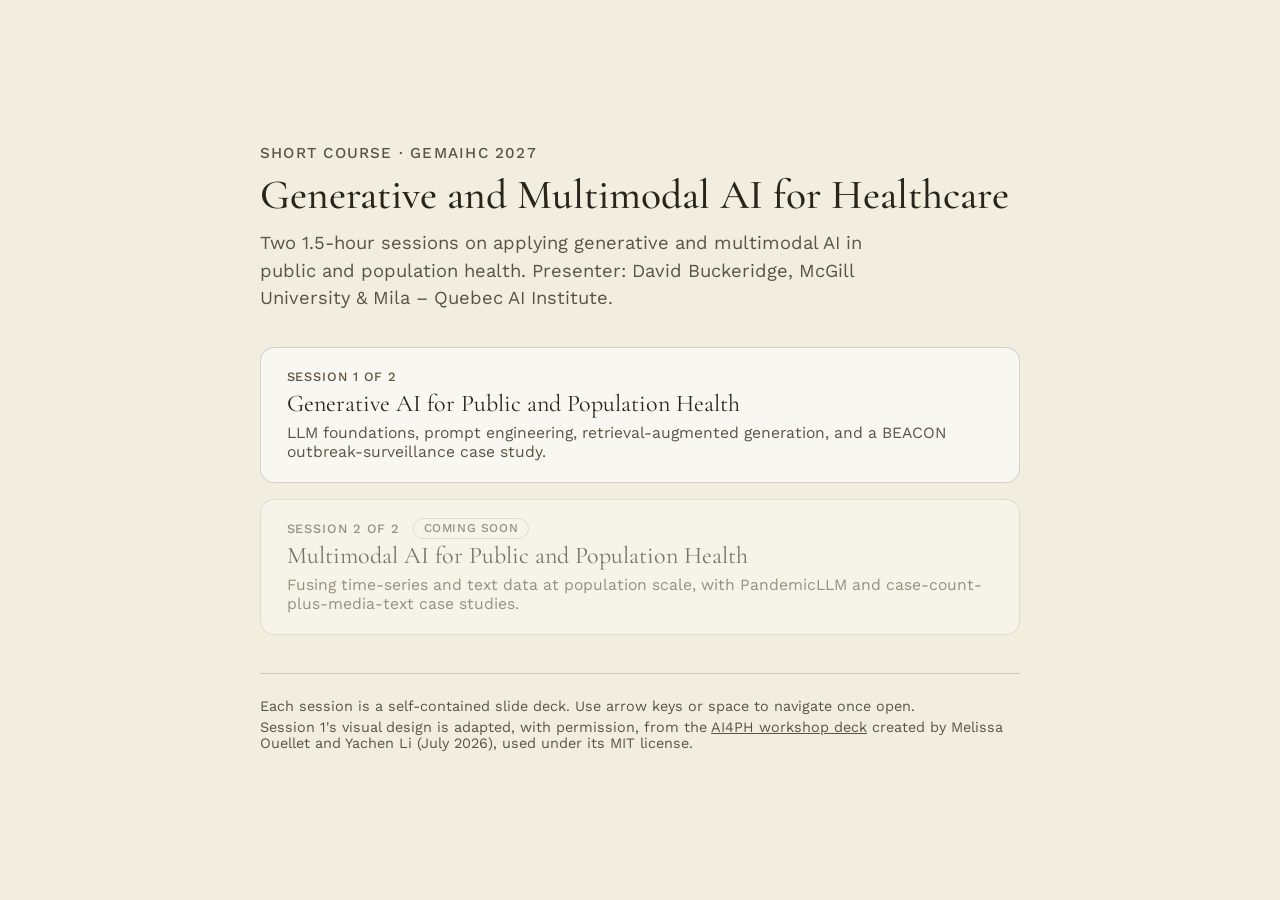
<file: index.html>
<!doctype html>
<html lang="en">
<head>
<meta charset="utf-8">
<title>GeMAIHc 2027 &mdash; Short Course Slides</title>
<meta name="viewport" content="width=device-width, initial-scale=1">
<link rel="preconnect" href="https://fonts.googleapis.com">
<link rel="preconnect" href="https://fonts.gstatic.com" crossorigin>
<link href="https://fonts.googleapis.com/css2?family=Cormorant+Garamond:ital,wght@0,400;0,500;1,400;1,500&family=Work+Sans:wght@400;500&display=swap" rel="stylesheet">
<style>
  :root {
    --paper: #F2EEDF;
    --ink: #2A241B;
    --ink-soft: #5C5345;
    --rule-soft: rgba(42, 36, 27, 0.18);
    --card-fill: rgba(255, 255, 255, 0.55);
  }
  * { box-sizing: border-box; }
  body {
    margin: 0; min-height: 100vh; background: var(--paper); color: var(--ink);
    font-family: "Work Sans", sans-serif;
    display: flex; align-items: center; justify-content: center; padding: 6vw 5vw;
  }
  .wrap { max-width: 760px; width: 100%; }
  .eyebrow { font: 500 0.95rem "Work Sans", sans-serif; letter-spacing: 0.08em; text-transform: uppercase; color: var(--ink-soft); margin: 0 0 0.6rem; }
  h1 { font-family: "Cormorant Garamond", serif; font-weight: 500; font-size: 2.6rem; line-height: 1.15; margin: 0 0 0.6rem; }
  .lede { font-size: 1.15rem; line-height: 1.5; color: var(--ink-soft); margin: 0 0 2.2rem; max-width: 60ch; }
  .sessions { display: flex; flex-direction: column; gap: 1rem; margin-bottom: 2.4rem; }
  .session-card {
    display: block; text-decoration: none; color: inherit; background: var(--card-fill);
    border: 1.5px solid var(--rule-soft); border-radius: 14px; padding: 1.3rem 1.6rem;
    transition: border-color 0.15s ease, transform 0.15s ease;
  }
  .session-card:hover { border-color: var(--ink-soft); transform: translateY(-2px); }
  .session-kicker { font: 500 0.8rem "Work Sans", sans-serif; letter-spacing: 0.07em; text-transform: uppercase; color: var(--ink-soft); margin: 0 0 0.3rem; }
  .session-title { font-family: "Cormorant Garamond", serif; font-size: 1.5rem; margin: 0 0 0.35rem; }
  .session-desc { font-size: 0.98rem; color: var(--ink-soft); margin: 0; }
  .session-card.soon { cursor: default; opacity: 0.6; }
  .session-card.soon:hover { border-color: var(--rule-soft); transform: none; }
  .soon-tag { font: 500 0.75rem "Work Sans", sans-serif; letter-spacing: 0.05em; text-transform: uppercase; color: var(--ink-soft); border: 1px solid var(--rule-soft); border-radius: 999px; padding: 0.15rem 0.6rem; margin-left: 0.5rem; }
  .foot { font-size: 0.9rem; color: var(--ink-soft); border-top: 1px solid var(--rule-soft); padding-top: 1.2rem; }
  .foot a { color: var(--ink-soft); }
  .foot p { margin: 0.3rem 0; }
</style>
</head>
<body>
<div class="wrap">
  <p class="eyebrow">Short course &middot; GeMAIHc 2027</p>
  <h1>Generative and Multimodal AI for Healthcare</h1>
  <p class="lede">Two 1.5-hour sessions on applying generative and multimodal AI in public and population health. Presenter: David Buckeridge, McGill University &amp; Mila &ndash; Quebec AI Institute.</p>

  <div class="sessions">
    <a class="session-card" href="session-1/">
      <p class="session-kicker">Session 1 of 2</p>
      <p class="session-title">Generative AI for Public and Population Health</p>
      <p class="session-desc">LLM foundations, prompt engineering, retrieval-augmented generation, and a BEACON outbreak-surveillance case study.</p>
    </a>
    <div class="session-card soon">
      <p class="session-kicker">Session 2 of 2 <span class="soon-tag">Coming soon</span></p>
      <p class="session-title">Multimodal AI for Public and Population Health</p>
      <p class="session-desc">Fusing time-series and text data at population scale, with PandemicLLM and case-count-plus-media-text case studies.</p>
    </div>
  </div>

  <div class="foot">
    <p>Each session is a self-contained slide deck. Use arrow keys or space to navigate once open.</p>
    <p>Session 1's visual design is adapted, with permission, from the <a href="https://echore.github.io/workshop-slides/" target="_blank" rel="noopener">AI4PH workshop deck</a> created by Melissa Ouellet and Yachen Li (July 2026), used under its MIT license.</p>
  </div>
</div>
</body>
</html>
</file>
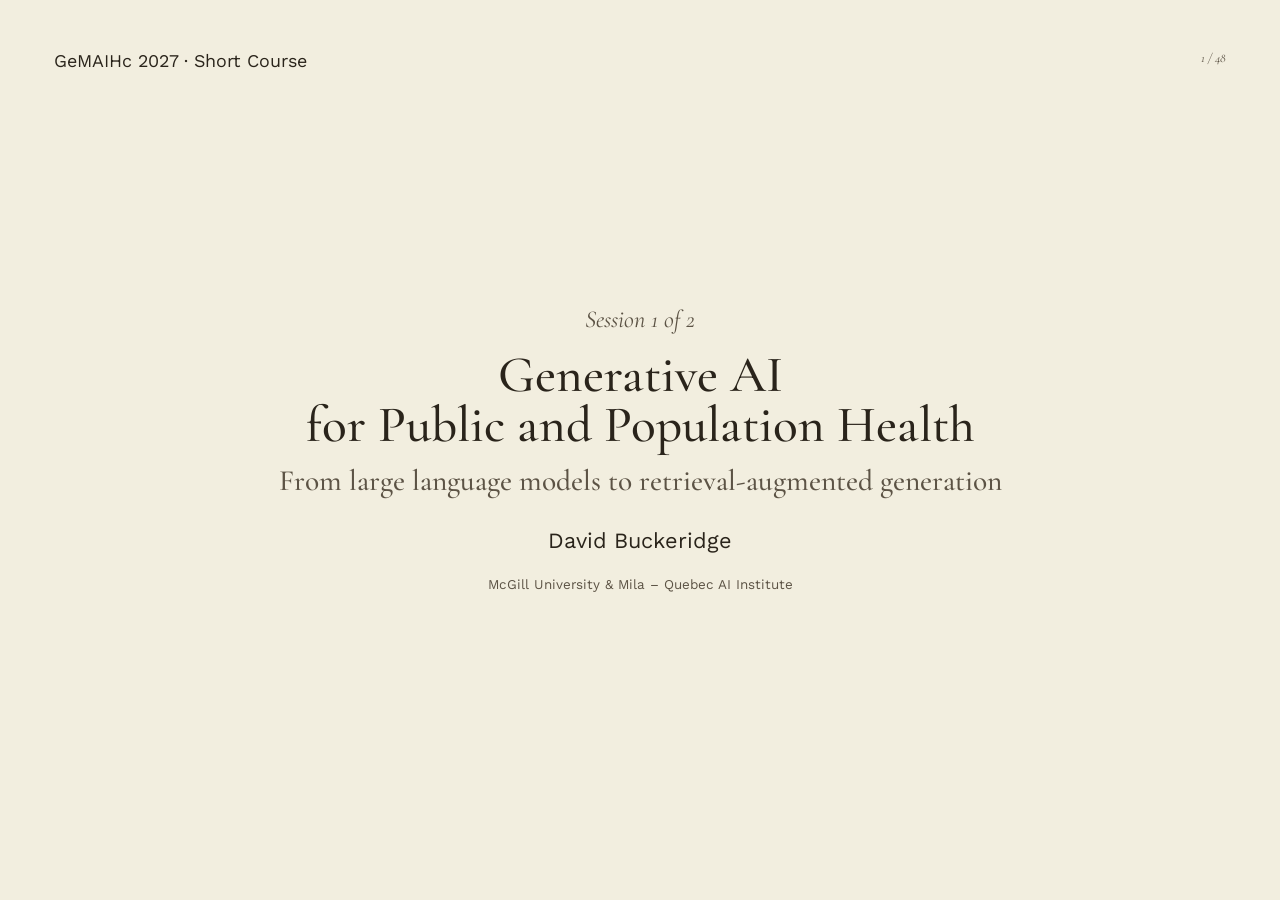
<file: session-1/index.html>
<!doctype html>
<html lang="en">
<head>
<meta charset="utf-8">
<title>Generative AI for Public and Population Health &mdash; GeMAIHc 2027, Session 1</title>
<meta name="viewport" content="width=device-width, initial-scale=1">
<link rel="preconnect" href="https://fonts.googleapis.com">
<link rel="preconnect" href="https://fonts.gstatic.com" crossorigin>
<link href="https://fonts.googleapis.com/css2?family=Cormorant+Garamond:ital,wght@0,400;0,500;1,400;1,500&family=Work+Sans:wght@400;500&display=swap" rel="stylesheet">
<link rel="stylesheet" href="style.css">
</head>
<body>
<div id="deck"></div>
<script type="module" src="deck.js"></script>
</body>
</html>
</file>
<file: session-1/style.css>
@import url('https://fonts.googleapis.com/css2?family=Cormorant+Garamond:ital,wght@0,400;0,500;1,400;1,500&family=Work+Sans:wght@400;500&display=swap');

:root {
  --paper: #F2EEDF;
  --paper-2: #ECE6D2;
  --ink: #2A241B;
  --ink-soft: #5C5345;
  --pink: #E1A4C2;
  --lemon: #D6DD63;
  --blush: #E8C9B6;
  --sage: #B7C7A8;
  --lilac: #C9BEDC;
  --card-fill: rgba(255, 255, 255, 0.55);
  --rule-soft: rgba(42, 36, 27, 0.18);
  --radius: 28px;
}

* {
  box-sizing: border-box;
}

html,
body {
  margin: 0;
  height: 100%;
  background: #1a1a1a;
  font-family: "Work Sans", sans-serif;
  color: var(--ink);
}

.slide {
  display: none;
  position: fixed;
  inset: 0;
  background: var(--paper);
  overflow: hidden;
}

.slide.is-active {
  display: block;
}

.eyebrow {
  position: absolute;
  top: 5.5%;
  left: 4.2%;
  font: 400 1.1vw "Work Sans", sans-serif;
}

.pagedot {
  position: absolute;
  top: 5.5%;
  right: 4.2%;
  font: italic 400 1vw "Cormorant Garamond", serif;
  color: var(--ink-soft);
}

.footer {
  position: absolute;
  left: 4.2%;
  right: 4.2%;
  bottom: 4.6%;
  display: flex;
  justify-content: space-between;
  font: italic 400 1vw "Cormorant Garamond", serif;
  color: var(--ink-soft);
}

.display {
  font: 500 9.8vw/0.95 "Cormorant Garamond", serif;
  letter-spacing: -0.015em;
  margin: 0;
}

.headline {
  font: 500 5vw/0.98 "Cormorant Garamond", serif;
  margin: 0;
}

.subhead {
  font: 500 2.3vw/1.05 "Cormorant Garamond", serif;
  margin: 0;
}

.kicker {
  font: italic 400 1.4vw/1.2 "Cormorant Garamond", serif;
  color: var(--ink-soft);
  margin: 0;
}

.body {
  font: 400 1.35vw/1.5 "Work Sans", sans-serif;
  margin: 0;
}

.body-sm {
  font: 400 1.25vw/1.5 "Work Sans", sans-serif;
  margin: 0;
}

.card {
  background: var(--card-fill);
  border-radius: var(--radius);
  padding: 2.5vw 2.7vw;
}

.card--pink {
  background: var(--pink);
}

.card--lemon {
  background: var(--lemon);
}

.card--blush {
  background: var(--blush);
}

.card--sage {
  background: var(--sage);
}

.card--lilac {
  background: var(--lilac);
}

.chip {
  border-radius: 999px;
  padding: 0.5vw 1.3vw;
  font-weight: 500;
  display: inline-block;
}

.brick {
  border-radius: 5px 5px 12px 12px;
  padding: 1vw;
  font-weight: 500;
  display: inline-block;
}

.brick-stud {
  width: 0.6vw;
  height: 0.6vw;
  border-radius: 50%;
}

/* Layout mode: hero — one headline plus one centered visual */
.layout-hero {
  position: absolute;
  top: 15%;
  bottom: 13%;
  left: 4.2%;
  right: 4.2%;
  display: flex;
  flex-direction: column;
  align-items: center;
  justify-content: center;
  gap: 2vw;
  text-align: center;
}

/* Layout mode: content — headline plus left-aligned text or bullets */
.layout-content {
  position: absolute;
  top: 18%;
  left: 4.2%;
  right: 4.2%;
  bottom: 15%;
}

.layout-content .headline {
  font-size: 3.3vw;
  margin-bottom: 1.7vw;
}

.layout-content ul {
  font: 400 1.45vw/1.6 "Work Sans", sans-serif;
  padding-left: 1.5vw;
  margin: 0;
}

.layout-content li {
  margin-bottom: 0.8vw;
}

/* Small visual components used inside hero layouts */
.chip-row {
  display: flex;
  flex-wrap: wrap;
  justify-content: center;
  gap: 0.8vw;
}

.chip--blank {
  background: rgba(255, 255, 255, 0.7);
  border: 1.5px dashed var(--rule-soft);
}

.brick-row {
  display: flex;
}

.brick-col {
  display: flex;
  flex-direction: column;
  align-items: center;
}

.brick-studs {
  display: flex;
  gap: 0.4vw;
  margin-bottom: -0.4vw;
}

.bar-row {
  display: flex;
  align-items: center;
  gap: 0.8vw;
  margin-bottom: 0.8vw;
}

.bar-label {
  width: 3.5vw;
  font-size: 1vw;
  text-align: right;
}

.bar-track {
  flex: 1;
  height: 1.1vw;
  background: rgba(42, 36, 27, 0.08);
  border-radius: 999px;
  overflow: hidden;
  text-align: left;
}

.bar-fill {
  height: 100%;
}

.timeline-row {
  display: flex;
  align-items: center;
  gap: 0.6vw;
}

.window-box {
  border: 1.5px dashed var(--rule-soft);
  border-radius: 1.1vw;
  display: flex;
  gap: 0.5vw;
  padding: 0.4vw;
}

.faded {
  opacity: 0.5;
  background: rgba(42, 36, 27, 0.06);
  color: var(--ink-soft);
}

/* Promoted from a per-file <style> block in the source deck (was defined
   only alongside the Title slide, which this course doesn't reuse) so it
   works wherever a section references it. */
.concept-label {
  font: 500 3vw "Cormorant Garamond", serif;
  color: var(--ink);
  margin: 0;
}
</file>
